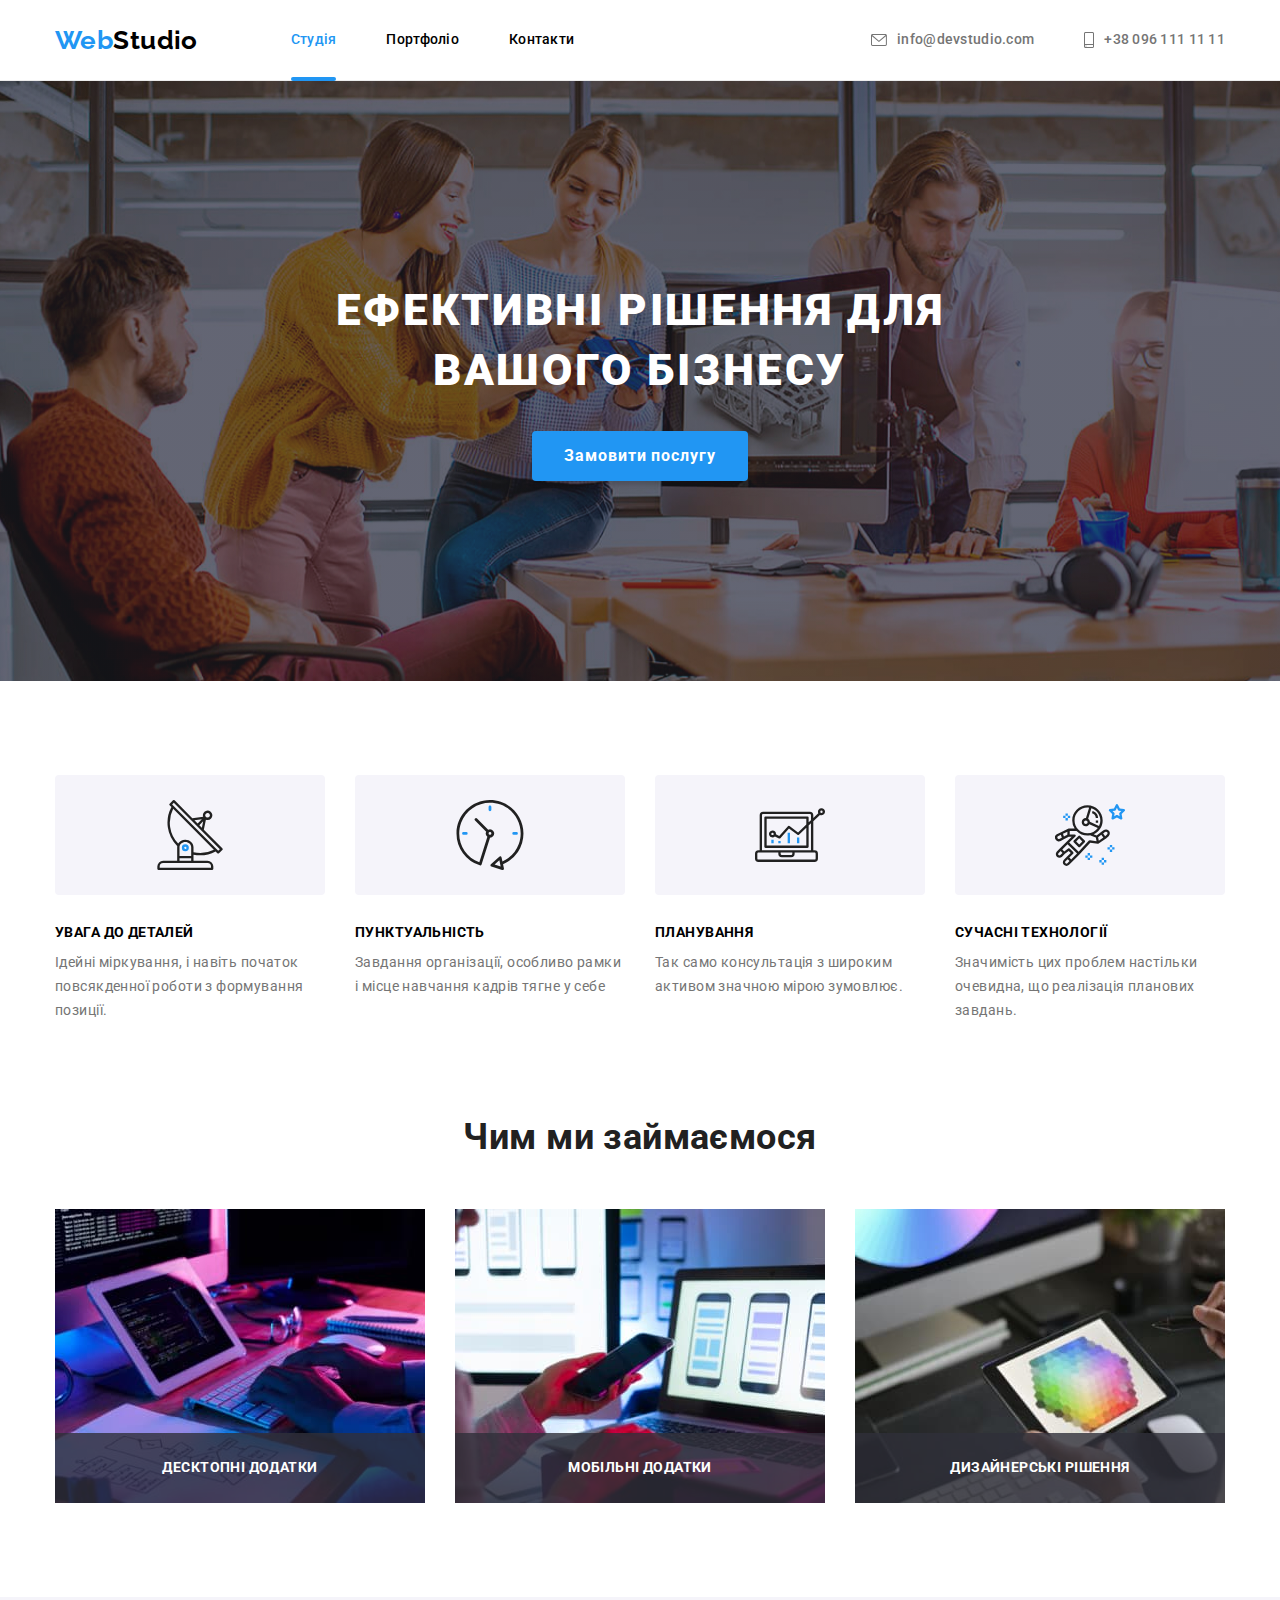
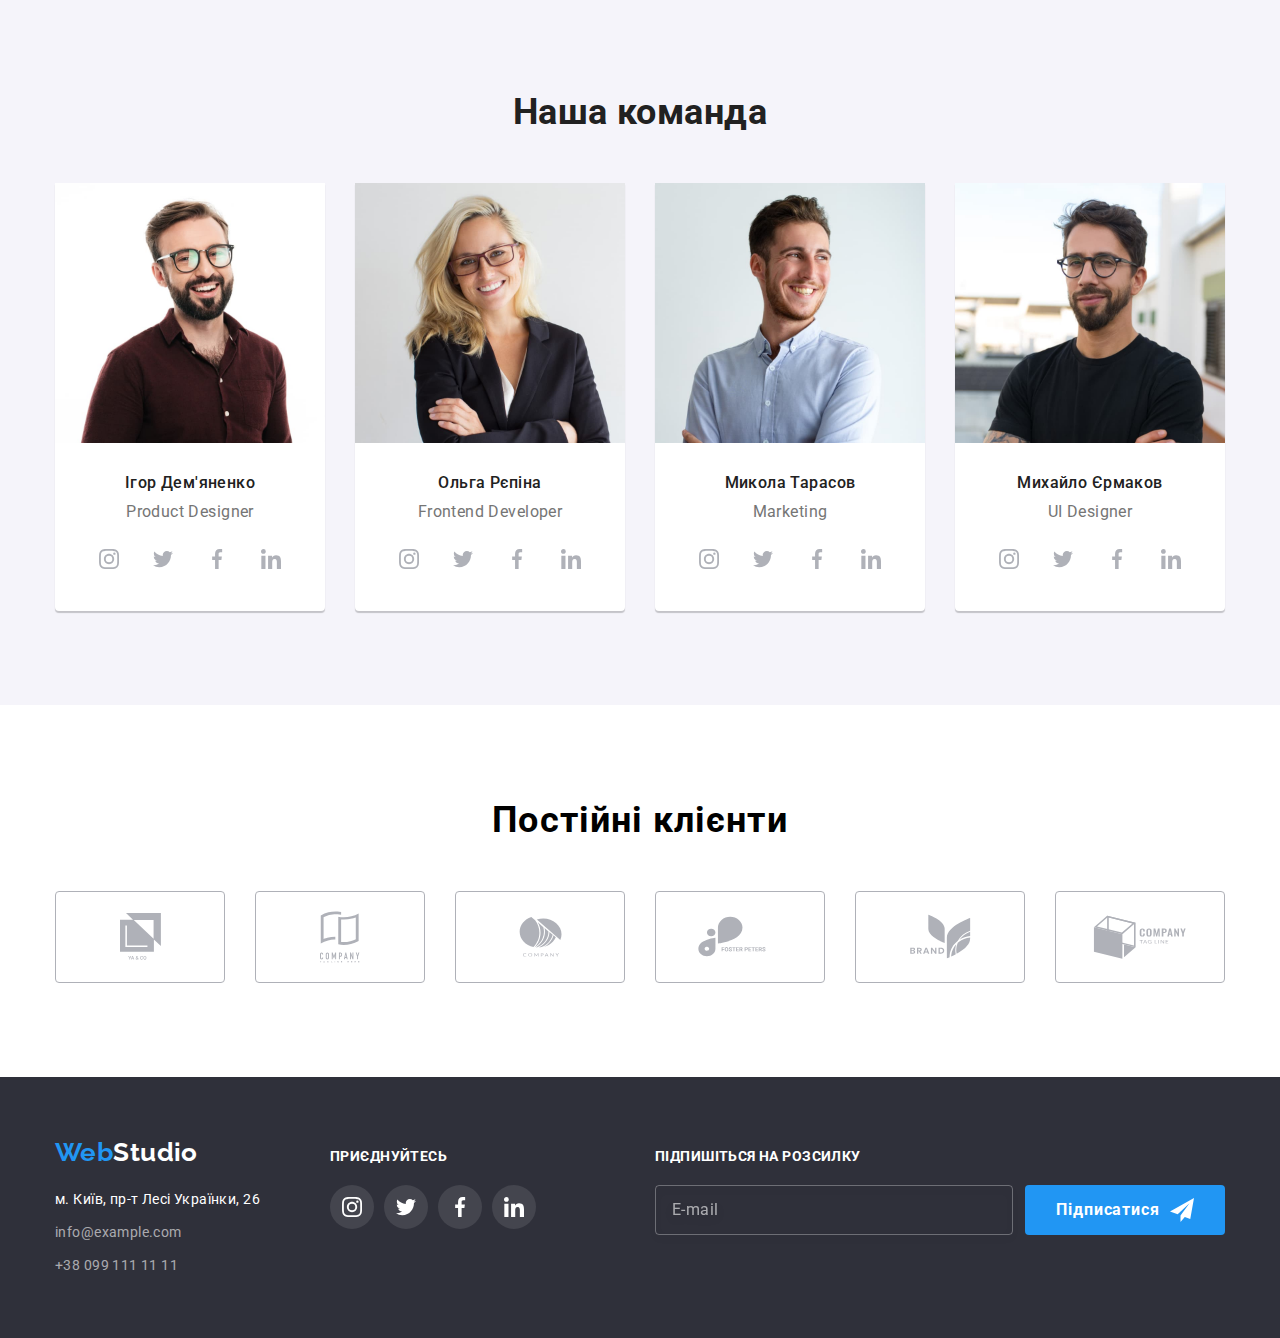
<file: index.html>
<!DOCTYPE html>
<html lang="uk">
  <head>
    <meta charset="UTF-8" />
    <meta http-equiv="X-UA-Compatible" content="IE=edge" />
    <meta name="viewport" content="width=device-width, initial-scale=1.0" />
    <link rel="preconnect" href="https://fonts.googleapis.com" />
    <link rel="preconnect" href="https://fonts.gstatic.com" crossorigin />
    <link
      href="https://fonts.googleapis.com/css2?family=Raleway:wght@700&family=Roboto:wght@400;500;700;900&display=swap"
      rel="stylesheet"
    />
    <link
      rel="stylesheet"
      href="https://cdnjs.cloudflare.com/ajax/libs/modern-normalize/1.0.0/modern-normalize.min.css"
    />
    <link rel="stylesheet" href="./css/main.min.css" />
    <title>Main</title>
  </head>
  <body class="body">
    <!--Шапка сайту-->

    <!-- !!!!!!!! Переделываем БЛОК по БЭМ !!!!!!!!! -->

    <header class="header">
      <div class="header__container conteiner">
        <nav class="header__nav">
          <a class="header__link-logo" href="./index.html" lang="en">
            <span class="header__logo-web">Web</span
            ><span class="header__logo-studio">Studio</span></a
          >
          <ul class="header__menu-nav">
            <li class="header__item-nav">
              <a class="header__link-nav current" href="./index.html"> Студія </a>
            </li>
            <li class="header__item-nav">
              <a class="header__link-nav" href="./portfolio.html"> Портфоліо </a>
            </li>
            <li class="header__item-nav">
              <a class="header__link-nav" href=""> Контакти </a>
            </li>
          </ul>
        </nav>
        <ul class="header__menu-contacts">
          <li class="header__item-contacts">
            <a
              class="header__link-contacts"
              href="mailto:info@devstudio.com"
              lang="en"
              >
              <svg class="header__icon" width="16" height="12">
                <use href="./img/svg/icons.svg#icon-envelope"></use>
              </svg>
              info@devstudio.com
            </a>
          </li>
          <li class="header__item-contacts">
            <a class="header__link-contacts" href="tel:+380961111111"
              >
              <svg class="header__icon" width="10" height="16">
                <use href="./img/svg/icons.svg#icon-smartphone"></use>
              </svg>
              +38 096 111 11 11</a
            >
          </li>
        </ul>
      </div>
    </header>
    <!--Далі іде блок меін-->
    <main>
      <!--Перша секція "замовити послугу"-->
      <section class="try-us-hero">
        <div class="conteiner tryheader">
          <h1 class="hero-header-class">
            Ефективні рішення для вашого бізнесу
          </h1>

          <!-- МОДАЛКА НАЧАЛО -->
          <button data-modal-open type="button" class="try-button">Замовити послугу</button>

            <div class="backdrop is-hidden" data-modal>
              <div class="modal">
                <!-- НАПОЛНЕНИЕ МОДАЛКИ -->
                <button data-modal-close class="close-try-button">
                  <svg class="icon-modalcls" width="30" height="30">
                    <use href="./img/svg/icons.svg#icon-modalcls"></use>
                  </svg>
                </button>
                <p class="modal-text">Залиште свої дані, ми вам передзвонимо</p>
                <form action="#" class="modal-form">
                  <!-- Поле имя -->
                  <div class="modal-field">
                    <label for="name">Ім'я</label>
                    <div class="name-wrap">
                      <input type="text" name="user-name" id="name" class="modal-type-input">
                      <svg class="modal-svg" width="18" height="18">
                        <use href="./img/svg/icons.svg#icon-person-modal"></use>
                      </svg>
                    </div>
                  </div>
                  <!-- Поле почта -->
                  <div class="modal-field">
                    <label for="tel">Телефон</label>
                    <div class="name-wrap">
                      <input type="tel" name="user-tel" id="tel" class="modal-type-input">
                      <svg class="modal-svg" width="18" height="18">
                        <use href="./img/svg/icons.svg#icon-phone-modal"></use>
                      </svg>
                    </div>
                  </div>
                  <!-- Поле телефон -->
                  <div class="modal-field">
                    <label for="email">Пошта</label>
                    <div class="name-wrap">
                      <input type="email" name="user-email" id="email" class="modal-type-input">
                      <svg class="modal-svg" width="18" height="18">
                        <use href="./img/svg/icons.svg#icon-email-modal"></use>
                      </svg>
                    </div>
                  </div>
                  <!-- Поле комментарий -->
                  <div class="modal-field">
                    <label for="comment">Коментар</label>
                    <textarea class="user-comment" name="user-comment" placeholder="Введіть текст" id="comment" ></textarea>
                  </div>
                    <!-- Начало CHECKBOX -->
                  <div class="check-box">
                    <input type="checkbox" name="checkbox" id="checkbox" class="check-input">
                      <label for="checkbox" class="check-discription">
                        <!-- icon span start -->
                        <span class="check-icon-wraper">
                          <svg class="check-icon">
                            <use href="./img/svg/icons.svg#icon-icon-check"></use>
                          </svg>
                        </span>
                        <!-- icon span end -->
                        <!-- text span start -->
                        <span class="check-text">Погоджуюся з розсилкою та приймаю</span>
                        <!-- text span end -->
                        <!-- link span start -->
                        <span class="check-link-wraper">
                          <a href="./index.html" class="check-link">Умови договору</a>
                        </span>
                        <!-- link span end -->
                      </label>
                  </div>
                  <!-- Конец CHECKBOX -->
                  <button type="submit" class="submit-modal-button">Відправити</button>
                </form>
              </div>
            </div>
          <!-- МОДАЛКА КОНЕЦ -->
        </div>
      </section>
      <!--Друга секція "наші переваги"-->
      <section class="bests section">
        <div class="conteiner">
          <h2 hidden>Наші переваги</h2>
          <ul class="menu-strong">
            <li class="bests-list">
              <div class="icon-bests">
                <svg class="pictures-icon" width="70" height="70">
                  <use href="./img/svg/icons.svg#icon-antenna">
                  </use>
                </svg>
              </div>
              <h3 class="list-strong-item">Увага до деталей</h3>
              <p class="text-strong-item">
                Ідейні міркування, і навіть початок повсякденної роботи з
                формування позиції.
              </p>
            </li>
            <li class="bests-list">
              <div class="icon-bests">
                <svg class="pictures-icon" width="70" height="70">
                  <use href="./img/svg/icons.svg#icon-clock">
                  </use>
                </svg>
              </div>
              <h3 class="list-strong-item">Пунктуальність</h3>
              <p class="text-strong-item">
                Завдання організації, особливо рамки і місце навчання кадрів
                тягне у себе
              </p>
            </li>
            <li class="bests-list">
              <div class="icon-bests">
                <svg class="pictures-icon" width="70" height="70">
                  <use href="./img/svg/icons.svg#icon-diagram">
                  </use>
                </svg>
              </div>
              <h3 class="list-strong-item">Планування</h3>
              <p class="text-strong-item">
                Так само консультація з широким активом значною мірою зумовлює.
              </p>
            </li>
            <li class="bests-list">
              <div class="icon-bests">
                <svg class="pictures-icon" width="70" height="70">
                  <use href="./img/svg/icons.svg#icon-astronaut">
                  </use>
                </svg>
              </div>
              <h3 class="list-strong-item">Сучасні технології</h3>
              <p class="text-strong-item">
                Значимість цих проблем настільки очевидна, що реалізація
                планових завдань.
              </p>
            </li>
          </ul>
        </div>
      </section>
      <!--Третя секція "Чим ми займаємось"-->
      <section class="works section-portfolio">
        <div class="conteiner">
          <h2 class="text-portfolio-mail">Чим ми займаємося</h2>
          <ul class="menu-portfolio">
            <li class="menu-portfolio-list">
              <div class="menu-portfolio-box">
                <img
                src="./img/Portfolio/coding.jpg"
                alt="розробка"
                width="370"
                height="294"
              />
                <p class="portfolio-options">
                  Десктопні додатки
                </p>
              </div>
            </li>
            <li class="menu-portfolio-list">
              <div class="menu-portfolio-box">
                <img
                src="./img/Portfolio/mobile.jpg"
                alt="мобіліті"
                width="370"
                height="294"
              />
                <p class="portfolio-options">
                  Мобільні додатки
                </p>
                </div>
            </li>
            <li class="menu-portfolio-list">
              <div class="menu-portfolio-box">
                <img
                src="./img/Portfolio/graphic.jpg"
                alt="графіка"
                width="370"
                height="294"
              />
                <p class="portfolio-options">
                  Дизайнерські рішення
                </p>
              </div>
            </li>
          </ul>
        </div>
      </section>
      <!--Четверт секція "Наша команда"-->
      <section class="team section">
        <div class="conteiner">
          <h2 class="text-portfolio-mail teamcolor">Наша команда</h2>
          <ul class="team-menu">
            <li class="team-members">
              <img
                class="teampicture"
                src="./img/Team/demyanenko.jpg"
                alt="demyanenko"
                width="270"
                height="260"
              />
              <div class="team-discription">
                <h3 class="team-name">Ігор Дем'яненко</h3>
                <p lang="en" class="team-profession">Product Designer</p>
                <ul class="social-items">
                  <li class="social-items-links">
                    <a href="" class="social-link-push">
                    <svg class="social-links" width="20" height="20">
                      <use href="./img/svg/icons.svg#icon-instagram"></use>
                    </svg>
                    </a>
                  </li>
                  <li class="social-items-links">
                    <a href="" class="social-link-push">
                    <svg class="social-links" width="20" height="20">
                      <use href="./img/svg/icons.svg#icon-twitter"></use>
                    </svg>
                    </a>
                  </li>
                  <li class="social-items-links">
                    <a href="" class="social-link-push">
                    <svg class="social-links" width="20" height="20">
                      <use href="./img/svg/icons.svg#icon-facebook"></use>
                    </svg>
                    </a>
                  </li>
                  <li class="social-items-links">
                    <a href="" class="social-link-push">
                    <svg class="social-links" width="20" height="20">
                      <use href="./img/svg/icons.svg#icon-linkedin"></use>
                    </svg>
                    </a>
                  </li>
                </ul>
              </div>
            </li>
            <li class="team-members">
              <img
                class="teampicture"
                src="./img/Team/repina.jpg"
                alt="repina"
                width="270"
                height="260"
              />
              <div class="team-discription">
                <h3 class="team-name">Ольга Рєпіна</h3>
                <p lang="en" class="team-profession">Frontend Developer</p>
                <ul class="social-items">
                  <li class="social-items-links">
                    <a href="" class="social-link-push">
                    <svg class="social-links" width="20" height="20">
                      <use href="./img/svg/icons.svg#icon-instagram"></use>
                    </svg>
                    </a>
                  </li>
                  <li class="social-items-links">
                    <a href="" class="social-link-push">
                    <svg class="social-links" width="20" height="20">
                      <use href="./img/svg/icons.svg#icon-twitter"></use>
                    </svg>
                    </a>
                  </li>
                  <li class="social-items-links">
                    <a href="" class="social-link-push">
                    <svg class="social-links" width="20" height="20">
                      <use href="./img/svg/icons.svg#icon-facebook"></use>
                    </svg>
                    </a>
                  </li>
                  <li class="social-items-links">
                    <a href="" class="social-link-push">
                    <svg class="social-links" width="20" height="20">
                      <use href="./img/svg/icons.svg#icon-linkedin"></use>
                    </svg>
                    </a>
                  </li>
                </ul>
              </div>
            </li>
            <li class="team-members">
              <img
                class="teampicture"
                src="./img/Team/tarasov.jpg"
                alt="tarasov"
                width="270"
                height="260"
              />
            <div class="team-discription">
              <h3 class="team-name">Микола Тарасов</h3>
              <p lang="en" class="team-profession">Marketing</p>
              <ul class="social-items">
                <li class="social-items-links">
                  <a href="" class="social-link-push">
                  <svg class="social-links" width="20" height="20">
                    <use href="./img/svg/icons.svg#icon-instagram"></use>
                  </svg>
                  </a>
                </li>
                <li class="social-items-links">
                  <a href="" class="social-link-push">
                  <svg class="social-links" width="20" height="20">
                    <use href="./img/svg/icons.svg#icon-twitter"></use>
                  </svg>
                  </a>
                </li>
                <li class="social-items-links">
                  <a href="" class="social-link-push">
                  <svg class="social-links" width="20" height="20">
                    <use href="./img/svg/icons.svg#icon-facebook"></use>
                  </svg>
                  </a>
                </li>
                <li class="social-items-links">
                  <a href="" class="social-link-push">
                  <svg class="social-links" width="20" height="20">
                    <use href="./img/svg/icons.svg#icon-linkedin"></use>
                  </svg>
                  </a>
                </li>
              </ul>
            </div>
            </li>
            <li class="team-members">
              <img
                class="teampicture"
                src="./img/Team/ermakov.jpg"
                alt="ermakov"
                width="270"
                height="260"
              />
            <div class="team-discription">
              <h3 class="team-name">Михайло Єрмаков</h3>
              <p lang="en" class="team-profession">UI Designer</p>
              <ul class="social-items">
                <li class="social-items-links">
                  <a href="" class="social-link-push">
                  <svg class="social-links" width="20" height="20">
                    <use href="./img/svg/icons.svg#icon-instagram"></use>
                  </svg>
                  </a>
                </li>
                <li class="social-items-links">
                  <a href="" class="social-link-push">
                  <svg class="social-links" width="20" height="20">
                    <use href="./img/svg/icons.svg#icon-twitter"></use>
                  </svg>
                  </a>
                </li>
                <li class="social-items-links">
                  <a href="" class="social-link-push">
                  <svg class="social-links" width="20" height="20">
                    <use href="./img/svg/icons.svg#icon-facebook"></use>
                  </svg>
                  </a>
                </li>
                <li class="social-items-links">
                  <a href="" class="social-link-push">
                  <svg class="social-links" width="20" height="20">
                    <use href="./img/svg/icons.svg#icon-linkedin"></use>
                  </svg>
                  </a>
                </li>
              </ul>
            </div>
            </li>
          </ul>
        </div>
      </section>
    </main>
      <!-- NEW SECTION HW4 Clints -->
    <section class="clients">
      <div class="conteiner">
        <h2 class="text-clients">Постійні клієнти</h2>
        <ul class="item-clients">
          <li class="list-clients">
            <a href="" class="link-clients">
              <svg class="logo-clients" width="41" height="47">
                <use href="./img/svg/icons.svg#icon-yaco"></use>
              </svg>
            </a>
          </li>
          <li class="list-clients">
            <a href="" class="link-clients">
              <svg class="logo-clients" width="40" height="52">
                <use href="./img/svg/icons.svg#icon-companywindows"></use>
              </svg>
            </a>
          </li>
          <li class="list-clients">
            <a href="" class="link-clients">
              <svg class="logo-clients" width="43" height="41">
                <use href="./img/svg/icons.svg#icon-company"></use>
              </svg>
            </a>
          </li>
          <li class="list-clients">
            <a href="" class="link-clients">
              <svg class="logo-clients" width="84" height="41">
                <use href="./img/svg/icons.svg#icon-fosterpetters"></use>
              </svg>
            </a>
          </li>
          <li class="list-clients">
            <a href="" class="link-clients">
              <svg class="logo-clients" width="63" height="45">
                <use href="./img/svg/icons.svg#icon-brand"></use>
              </svg>
            </a>
          </li>
          <li class="list-clients">
            <a href="" class="link-clients">
              <svg class="logo-clients" width="94" height="44">
                <use href="./img/svg/icons.svg#icon-tagline"></use>
              </svg>
            </a>
          </li>
        </ul>
      </div>
    </section>


    <!--Далі йдемо до підвалу-->
    
    <!-- !!!!!!!!!!!   FOOTER ПЕРЕПИСЫВАЕМ ЧЕРЕЗ БЭМ   !!!!!!!!!!!!!!!!!! -->

    <footer class="footer">
      <div class="footer__wraper conteiner ">
        <div class="footer__contacts">
          <a class="footer__logo" href="/." lang="en">
            <span class="footer__logo-web">Web</span
            ><span class="footer__logo-studio header__logo-studio">Studio</span>
          </a>
          <address class="footer__adress">
            <ul class="footer__list-adress">
              <li class="footer__item-adress">
                <a
                  class="footer__link-adress mailto"
                  href="https://goo.gl/maps/aKqt5xky7KFVWU1r5"
                  target="_blank"
                  rel="noopener noreferrer"
                  >м. Київ, пр-т Лесі Українки, 26</a
                >
              </li>
              <li class="footer__item-adress">
                <a class="footer__link-adress" href="mailto:info@example.com"
                  >info@example.com</a
                >
              </li>
              <li class="footer__item-adress">
                <a class="footer__link-adress" href="tel:+380991111111"
                  >+38 099 111 11 11</a
                >
              </li>
            </ul>
          </address>
        </div>
        <div class="footer__add">
          <p class="footer__text-add">приєднуйтесь</p>
          <ul class="footer__list-add">
            <li class="footer__item-add">
              <a href="" class="footer__link-add">
                <svg class="footer__icon-add" width="20" height="20">
                  <use href="./img/svg/icons.svg#icon-instagram"></use>
                </svg>
              </a>
            </li>
            <li class="footer__item-add">
              <a href="" class="footer__link-add">
                <svg class="footer__icon-add" width="20" height="20">
                  <use href="./img/svg/icons.svg#icon-twitter"></use>
                </svg>
              </a>
            </li>
            <li class="footer__item-add">
              <a href="" class="footer__link-add">
                <svg class="footer__icon-add" width="20" height="20">
                  <use href="./img/svg/icons.svg#icon-facebook"></use>
                </svg>
              </a>
            </li>
            <li class="footer__item-add">
              <a href="" class="footer__link-add">
                <svg class="footer__icon-add" width="20" height="20">
                  <use href="./img/svg/icons.svg#icon-linkedin"></use>
                </svg>
              </a>
            </li>
          </ul>
        </div>
        <!-- NEW DIV From HW6 Sign Us -->
        <div class="footer__sign">
            <p class="footer__text-sign">Підпишіться на розсилку</p>
            <form action="#" class="footer__form">
              <input type="email" name="email" placeholder="E-mail" class="footer__input">
              <button type="submit" class="footer__btn">
                Підписатися
                <svg class="sign-icon" width="24" height="24">
                  <use href="./img/svg/icons.svg#icon-icon-send"></use>
                </svg>
              </button>
            </form>
        </div>
        <!-- END OF NEW DIV From HW6 Sign Us -->
      </div>
    </footer>
    <script src="./js/modal.js"></script>
  </body>
</html>
</file>
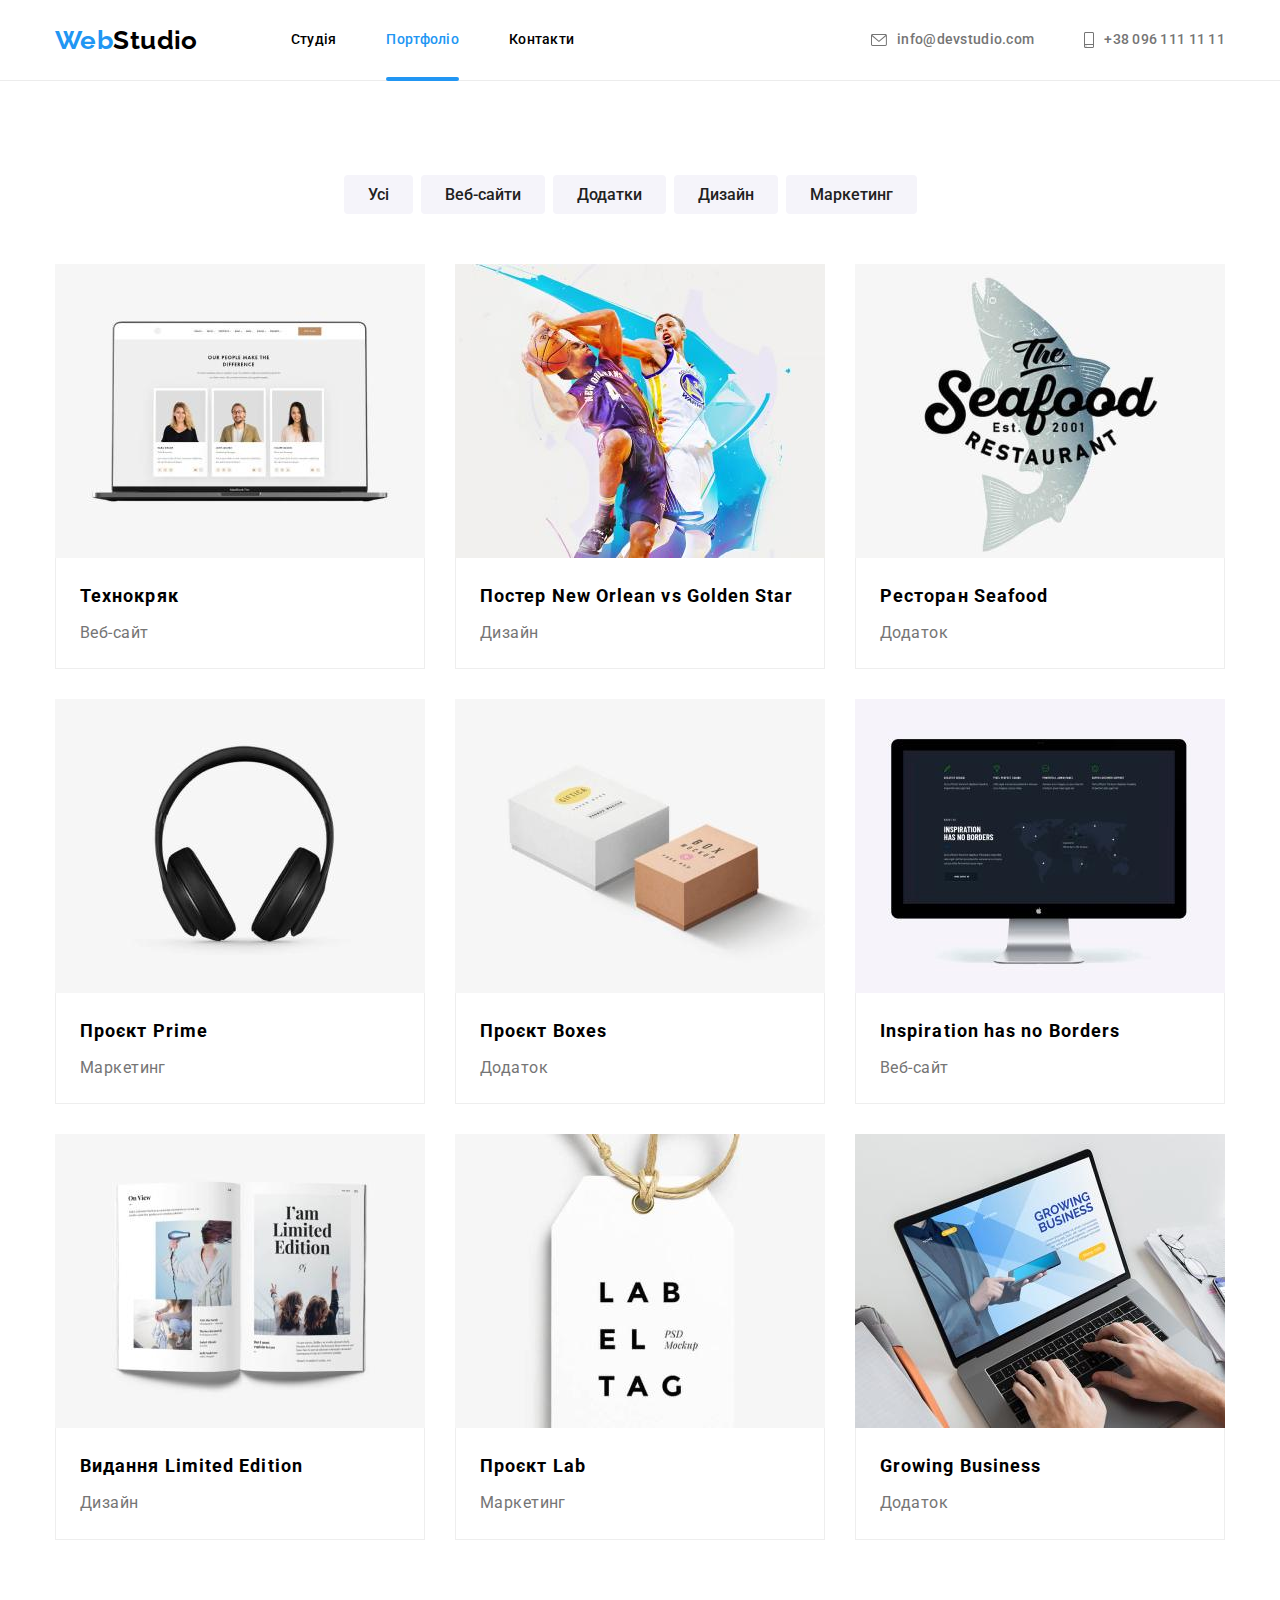
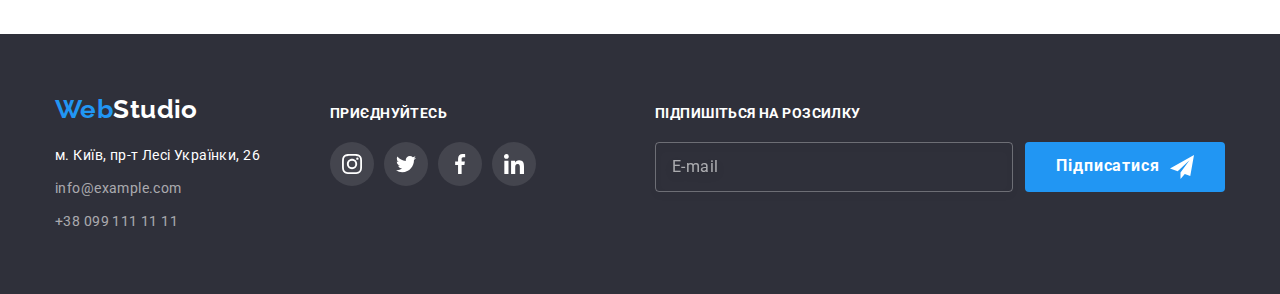
<file: portfolio.html>
<!DOCTYPE html>
<html lang="uk">
  <head>
    <meta charset="UTF-8" />
    <meta http-equiv="X-UA-Compatible" content="IE=edge" />
    <meta name="viewport" content="width=device-width, initial-scale=1.0" />
    <link rel="preconnect" href="https://fonts.googleapis.com" />
    <link rel="preconnect" href="https://fonts.gstatic.com" crossorigin />
    <link
      href="https://fonts.googleapis.com/css2?family=Raleway:wght@700&family=Roboto:wght@400;500;700;900&display=swap"
      rel="stylesheet"
    />
    <link
      rel="stylesheet"
      href="https://cdnjs.cloudflare.com/ajax/libs/modern-normalize/1.0.0/modern-normalize.min.css"
    />
    <link rel="stylesheet" href="./css/main.min.css" />
    <title>Portfolio</title>
  </head>
  <body class="body">
    <!--Header-->
    <header class="header">
      <div class="header__container conteiner">
        <nav class="header__nav">
          <a class="header__link-logo" href="./index.html" lang="en">
            <span class="header__logo-web">Web</span
            ><span class="header__logo-studio">Studio</span></a
          >
          <ul class="header__menu-nav">
            <li class="header__item-nav">
              <a class="header__link-nav" href="./index.html"> Студія </a>
            </li>
            <li class="header__item-nav">
              <a class="header__link-nav current" href="./portfolio.html"> Портфоліо </a>
            </li>
            <li class="header__item-nav">
              <a class="header__link-nav" href=""> Контакти </a>
            </li>
          </ul>
        </nav>
        <ul class="header__menu-contacts">
          <li class="header__item-contacts">
            <a
              class="header__link-contacts"
              href="mailto:info@devstudio.com"
              lang="en"
              >
              <svg class="header__icon" width="16" height="12">
                <use href="./img/svg/icons.svg#icon-envelope"></use>
              </svg>
              info@devstudio.com
            </a>
          </li>
          <li class="header__item-contacts">
            <a class="header__link-contacts" href="tel:+380961111111"
              >
              <svg class="header__icon" width="10" height="16">
                <use href="./img/svg/icons.svg#icon-smartphone"></use>
              </svg>
              +38 096 111 11 11</a
            >
          </li>
        </ul>
      </div>
    </header>
    <!--Main-->
    <main>
      <!--UL з кнопками-->
      <section class="main-section">
        <div class="conteiner">
          <h1 hidden>Large section</h1>
          <ul class="buttons-menu">
            <li><button type="button" class="button-portfolio">Усі</button></li>
            <li>
              <button type="button" class="button-portfolio">Веб-сайти</button>
            </li>
            <li>
              <button type="button" class="button-portfolio">Додатки</button>
            </li>
            <li>
              <button type="button" class="button-portfolio">Дизайн</button>
            </li>
            <li>
              <button type="button" class="button-portfolio last">
                Маркетинг
              </button>
            </li>
          </ul>
          <!--UL з картинками-->
          <ul class="pictures-list">
            <li class="lists-blocks">
              <a class="link-blocks">
                <div class="overlay-relativ">
                <img
                  src="./img/Pageportfolio/mac.jpg"
                  alt="Макбук"
                  width="370"
                  height="294"
                />
                <p class="text-overlay-portfolio">Ресурс пропонує комплексні пропозиції з різним рівнем функціоналу та сервісів. Все це дозволить відвідувачу отримати вичерпні відомості про компанію чи приватну особу.</p>
                </div>
                <div class="options-discription">
                  <h2 class="name-picture-section">Технокряк</h2>
                  <p class="caption-picture-section">Веб-сайт</p>
                </div>
              </a>  
            </li>
            <li class="lists-blocks">
              <a class="link-blocks">
                <div class="overlay-relativ">
                <img
                  src="./img/Pageportfolio/basketball.jpg"
                  alt="Баскетбол"
                  width="370"
                  height="294"
                />
                <p class="text-overlay-portfolio">Ресурс пропонує комплексні пропозиції з різним рівнем функціоналу та сервісів. Все це дозволить відвідувачу отримати вичерпні відомості про компанію чи приватну особу.</p>
                </div>
                <div class="options-discription">
                  <h2 class="name-picture-section">
                    Постер <span lang="en">New Orlean vs Golden Star</span>
                  </h2>
                  <p class="caption-picture-section">Дизайн</p>
                </div>
              </a>  
            </li>
            <li class="lists-blocks">
              <a class="link-blocks">
                <div class="overlay-relativ">
                <img
                  src="./img/Pageportfolio/fish.jpg"
                  alt="Рибамоя"
                  width="370"
                  height="294"
                />
                <p class="text-overlay-portfolio">Ресурс пропонує комплексні пропозиції з різним рівнем функціоналу та сервісів. Все це дозволить відвідувачу отримати вичерпні відомості про компанію чи приватну особу.</p>
                </div>
                <div class="options-discription">
                  <h2 class="name-picture-section">
                    Ресторан <span lang="en">Seafood</span>
                  </h2>
                  <p class="caption-picture-section">Додаток</p>
                </div>
              </a>  
            </li>
            <li class="lists-blocks">
              <a class="link-blocks">
                <div class="overlay-relativ">
                <img
                  src="./img/Pageportfolio/headphone.jpg"
                  alt="навушники"
                  width="370"
                  height="294"
                />
                <p class="text-overlay-portfolio">Ресурс пропонує комплексні пропозиції з різним рівнем функціоналу та сервісів. Все це дозволить відвідувачу отримати вичерпні відомості про компанію чи приватну особу.</p>
                </div>
                <div class="options-discription">
                  <h2 class="name-picture-section">
                    Проєкт <span lang="en">Prime</span>
                  </h2>
                  <p class="caption-picture-section">Маркетинг</p>
                </div>
              </a>  
            </li>
            <li class="lists-blocks">
              <a class="link-blocks">
                <div class="overlay-relativ">
                <img
                  src="img/Pageportfolio/box.jpg"
                  alt="Коробки"
                  width="370"
                  height="294"
                />
                <p class="text-overlay-portfolio">Ресурс пропонує комплексні пропозиції з різним рівнем функціоналу та сервісів. Все це дозволить відвідувачу отримати вичерпні відомості про компанію чи приватну особу.</p>
                </div>
                <div class="options-discription">
                  <h2 class="name-picture-section">
                    Проєкт <span lang="en">Boxes</span>
                  </h2>
                  <p class="caption-picture-section">Додаток</p>
                </div>
              </a>  
            </li>
            <li class="lists-blocks">
              <a class="link-blocks">
                <div class="overlay-relativ">
                <img
                  src="./img/Pageportfolio/monitor.jpg"
                  alt="Монітор"
                  width="370"
                  height="294"
                />
                <p class="text-overlay-portfolio">Ресурс пропонує комплексні пропозиції з різним рівнем функціоналу та сервісів. Все це дозволить відвідувачу отримати вичерпні відомості про компанію чи приватну особу.</p>
                </div>
                <div class="options-discription">
                  <h2 class="name-picture-section">
                    <span lang="en">Inspiration has no Borders</span>
                  </h2>
                  <p class="caption-picture-section">Веб-сайт</p>
                </div>
              </a>  
            </li>
            <li class="lists-blocks">
              <a class="link-blocks">
                <div class="overlay-relativ">
                <img
                  src="./img/Pageportfolio/journal.jpg"
                  alt="Журнал"
                  width="370"
                  height="294"
                />
                <p class="text-overlay-portfolio">Ресурс пропонує комплексні пропозиції з різним рівнем функціоналу та сервісів. Все це дозволить відвідувачу отримати вичерпні відомості про компанію чи приватну особу.</p>
                </div>
                <div class="options-discription">
                  <h2 class="name-picture-section">
                    Видання <span lang="en">Limited Edition</span>
                  </h2>
                  <p class="caption-picture-section">Дизайн</p>
                </div>
              </a>  
            </li>
            <li class="lists-blocks">
              <a class="link-blocks">
                <div class="overlay-relativ">
                <img
                  src="./img/Pageportfolio/birka.jpg"
                  alt="Бірка"
                  width="370"
                  height="294"
                />
                <p class="text-overlay-portfolio">Ресурс пропонує комплексні пропозиції з різним рівнем функціоналу та сервісів. Все це дозволить відвідувачу отримати вичерпні відомості про компанію чи приватну особу.</p>
                </div>
                <div class="options-discription">
                  <h2 class="name-picture-section">
                    Проєкт <span lang="en">Lab</span>
                  </h2>
                  <p class="caption-picture-section">Маркетинг</p>
                </div>
              </a>  
            </li>
            <li class="lists-blocks">
              <a class="link-blocks">
                <div class="overlay-relativ">
                <img
                  src="./img/Pageportfolio/notebook.jpg"
                  alt="Ноутбук"
                  width="370"
                  height="294"
                />
                <p class="text-overlay-portfolio">Ресурс пропонує комплексні пропозиції з різним рівнем функціоналу та сервісів. Все це дозволить відвідувачу отримати вичерпні відомості про компанію чи приватну особу.</p>
                </div>
                <div class="options-discription">
                  <h2 class="name-picture-section">
                    <span lang="en">Growing Business</span>
                  </h2>
                  <p class="caption-picture-section">Додаток</p>
                </div>
              </a>  
            </li>
          </ul>
        </div>
      </section>
    </main>
    <!-- Footer  -->

    <!-- !!!!!!!!!!!   FOOTER ПЕРЕПИСЫВАЕМ ЧЕРЕЗ БЭМ   !!!!!!!!!!!!!!!!!! -->

    <footer class="footer">
      <div class="footer__wraper conteiner ">
        <div class="footer__contacts">
          <a class="footer__logo" href="/." lang="en">
            <span class="footer__logo-web">Web</span
            ><span class="footer__logo-studio header__logo-studio">Studio</span>
          </a>
          <address class="footer__adress">
            <ul class="footer__list-adress">
              <li class="footer__item-adress">
                <a
                  class="footer__link-adress mailto"
                  href="https://goo.gl/maps/aKqt5xky7KFVWU1r5"
                  target="_blank"
                  rel="noopener noreferrer"
                  >м. Київ, пр-т Лесі Українки, 26</a
                >
              </li>
              <li class="footer__item-adress">
                <a class="footer__link-adress" href="mailto:info@example.com"
                  >info@example.com</a
                >
              </li>
              <li class="footer__item-adress">
                <a class="footer__link-adress" href="tel:+380991111111"
                  >+38 099 111 11 11</a
                >
              </li>
            </ul>
          </address>
        </div>
        <div class="footer__add">
          <p class="footer__text-add">приєднуйтесь</p>
          <ul class="footer__list-add">
            <li class="footer__item-add">
              <a href="" class="footer__link-add">
                <svg class="footer__icon-add" width="20" height="20">
                  <use href="./img/svg/icons.svg#icon-instagram"></use>
                </svg>
              </a>
            </li>
            <li class="footer__item-add">
              <a href="" class="footer__link-add">
                <svg class="footer__icon-add" width="20" height="20">
                  <use href="./img/svg/icons.svg#icon-twitter"></use>
                </svg>
              </a>
            </li>
            <li class="footer__item-add">
              <a href="" class="footer__link-add">
                <svg class="footer__icon-add" width="20" height="20">
                  <use href="./img/svg/icons.svg#icon-facebook"></use>
                </svg>
              </a>
            </li>
            <li class="footer__item-add">
              <a href="" class="footer__link-add">
                <svg class="footer__icon-add" width="20" height="20">
                  <use href="./img/svg/icons.svg#icon-linkedin"></use>
                </svg>
              </a>
            </li>
          </ul>
        </div>
        <!-- NEW DIV From HW6 Sign Us -->
        <div class="footer__sign">
            <p class="footer__text-sign">Підпишіться на розсилку</p>
            <form action="#" class="footer__form">
              <input type="email" name="email" placeholder="E-mail" class="footer__input">
              <button type="submit" class="footer__btn">
                Підписатися
                <svg class="sign-icon" width="24" height="24">
                  <use href="./img/svg/icons.svg#icon-icon-send"></use>
                </svg>
              </button>
            </form>
        </div>
        <!-- END OF NEW DIV From HW6 Sign Us -->
      </div>
    </footer>
  </body>
</html>
</file>
<file: css/main.min.css>
a{cursor:pointer;text-decoration:none}a:hover{text-decoration:none}a:visited{text-decoration:none}a:active{text-decoration:none}button{cursor:pointer}h1,h2,h3,h4,p,ul{margin:0;padding:0}img{display:block;max-width:100%;height:auto}:root{--brand-color: #000000;--gray-color: #757575;--blue-color: #2196f3;--try-button-focus: cornflowerblue;--white-color: #ffffff;--our-team-bg: #f5f4fa;--main-bg-color: #2f303a;--button-portfolio-color: #212121;--portfolio-border: #eeeeee;--header-border: #ececec;--section-second: #f5f4fa;--fill-color: #afb1b8}.body{font-family:"Roboto",sans-serif;font-size:14px;letter-spacing:.03em;font-weight:500;background-color:var(--white-color)}.section{padding-top:94px;padding-bottom:94px}.section-portfolio{padding-top:0;padding-bottom:94px}.conteiner{width:1200px;margin-left:auto;margin-right:auto;padding-left:15px;padding-right:15px}.header{border-bottom:1px solid var(--header-border)}.header__container{display:flex;align-items:center}.header__nav{display:flex;align-items:center}.header__link-logo{text-decoration:none;list-style-type:none;margin-right:93px}.header__logo-web{font-family:"Raleway";font-weight:700;font-size:26px;line-height:1.19;color:var(--blue-color);text-decoration:none}.header__logo-studio{font-family:"Raleway";font-weight:700;font-size:26px;line-height:1.19;color:var(--brand-color)}.header__menu-nav{list-style-type:none;display:flex}.header__item-nav:not(:last-child){margin-right:50px}.header__link-nav{position:relative;display:block;line-height:1.14;letter-spacing:.02em;color:var(--brand-color);padding-top:32px;padding-bottom:32px;transition:color 250ms cubic-bezier(0.4, 0, 0.2, 1)}.header__link-nav:focus,.header__link-nav:hover{color:var(--blue-color)}.header__link-nav.current::after{content:"";display:block;margin-bottom:-1px;border-radius:2px;bottom:0;position:absolute;width:100%;height:4px;background-color:var(--blue-color);opacity:1;transition:color 250ms cubic-bezier(0.4, 0, 0.2, 1)}.header__menu-contacts{display:flex;align-items:center;margin-left:auto;list-style-type:none}.header__item-contacts:not(:first-child){margin-left:50px}.header__icon{box-sizing:border-box;fill:currentColor;margin-right:10px;margin-bottom:0}.header__link-contacts{display:flex;align-items:center;line-height:1.14;letter-spacing:.02em;color:var(--gray-color);transition:color 250ms cubic-bezier(0.4, 0, 0.2, 1)}.header__link-contacts:focus,.header__link-contacts:hover,.header__icon:hover,.header__icon:focus{color:var(--blue-color)}.current{color:var(--blue-color)}.try-us-hero{padding-top:200px;padding-bottom:200px;max-width:1600px;margin-left:auto;margin-right:auto;background-size:cover;background-image:linear-gradient(rgba(47, 48, 58, 0.4), rgba(47, 48, 58, 0.4)),url(../img/HW4/heroimg.jpg);background-color:var(--button-portfolio-color)}.hero-header-class{margin-left:235px;margin-right:235px;margin-top:0;margin-bottom:30px;font-weight:900;font-size:44px;line-height:1.36;text-align:center;letter-spacing:.06em;color:var(--white-color);text-transform:uppercase}.try-button{display:block;margin:0 auto;padding:10px 32px 10px 32px;align-items:center;text-align:center;font-family:"Roboto";font-weight:700;font-size:16px;line-height:1.88;justify-content:center;letter-spacing:.06em;color:var(--white-color);background-color:var(--blue-color);box-shadow:0px 4px 4px rgba(0,0,0,.15);border-radius:4px;border:none;transition:color 250ms cubic-bezier(0.4, 0, 0.2, 1)}.try-button:hover,.try-button:focus{background:var(--try-button-focus)}.menu-strong{list-style-type:none;display:flex}.list-strong-item{margin-bottom:10px;font-size:14px;font-weight:700;line-height:1.14;text-transform:uppercase;color:var(--brand-color)}.bests-list{width:270px}.icon-bests{display:flex;justify-content:center;align-items:center;margin-bottom:30px;width:270px;height:120px;background-color:var(--section-second);border-radius:4px;transition:drop-shadow 250ms cubic-bezier(0.4, 0, 0.2, 1)}.icon-bests:focus,.icon-bests:hover{filter:drop-shadow(0px 4px 4px rgba(0, 0, 0, 0.25))}.bests-list:not(:last-child){margin-right:30px}.text-strong-item{font-weight:400;line-height:1.71;color:var(--gray-color)}.works{background-color:var(--white-color)}.text-portfolio-mail{margin-bottom:50px;font-style:normal;font-weight:700;font-size:36px;line-height:1.17;text-align:center;color:var(--button-portfolio-color)}.menu-portfolio{display:flex;justify-content:space-between;list-style-type:none}.menu-portfolio-box{position:relative}.portfolio-options{bottom:0;position:absolute;display:flex;align-items:center;justify-content:center;background-color:rgba(47,48,58,.8);width:100%;height:70px;font-style:normal;font-weight:700;font-size:14px;line-height:1.14;text-align:center;letter-spacing:.03em;text-transform:uppercase;color:var(--white-color)}.team{background-color:var(--our-team-bg)}.team-menu{display:flex;justify-content:space-between;list-style-type:none}.team-members{background-color:var(--white-color);box-shadow:0px 2px 1px rgba(0,0,0,.2);border-radius:0px 0px 4px 4px}.team-discription{padding-top:30px;padding-bottom:30px}.team-name{margin-bottom:10px;font-weight:500;font-size:16px;line-height:1.19;text-align:center;color:var(--button-portfolio-color)}.team-profession{margin-bottom:16px;font-weight:400;font-size:16px;line-height:1.19;text-align:center;color:var(--gray-color)}.social-items{display:flex;justify-content:center;list-style:none}.social-items-links{height:44px;width:44px}.social-items-links+.social-items-links{margin-left:10px}.social-link-push{height:100%;width:100%;border-radius:50%;display:flex;align-items:center;justify-content:center;color:#afb1b8;transition:color 250ms cubic-bezier(0.4, 0, 0.2, 1),background-color 250ms cubic-bezier(0.4, 0, 0.2, 1)}.social-link-push:hover,.social-link-push:focus{background-color:var(--blue-color);color:var(--white-color)}.social-links{fill:currentColor}.social-links:hover,.social-links:focus{fill:var(--white-color)}.clients{padding-top:94px;padding-bottom:94px}.text-clients{display:block;margin-bottom:50px;font-style:normal;font-weight:700;font-size:36px;line-height:1.17;text-align:center;letter-spacing:.03em}.item-clients{list-style:none;display:flex;justify-content:center}.list-clients{margin-right:30px;width:170px;height:92px;align-items:center;box-sizing:border-box}.list-clients:last-child{margin-right:0}.link-clients{display:flex;justify-content:center;width:170px;height:92px;justify-content:center;align-items:center;border:1px solid #afb1b8;border-radius:4px;box-sizing:border-box;transition:border-color 250ms cubic-bezier(0.4, 0, 0.2, 1)}.link-clients:hover,.link-clients:focus{border-color:var(--blue-color)}.link-clients:hover .logo-clients,.link-clients:focus .logo-clients{fill:var(--blue-color)}.logo-clients{fill:var(--fill-color);transition:fill 250ms cubic-bezier(0.4, 0, 0.2, 1)}.footer{padding-top:60px;padding-bottom:60px;background-color:var(--main-bg-color)}.footer__adress{margin-top:20px}.footer__list-adress{list-style-type:none}.footer__link-adress{font-weight:400;text-decoration:none;font-style:normal;line-height:1.71;color:rgba(255,255,255,.6);transition:color 250ms cubic-bezier(0.4, 0, 0.2, 1)}.footer__link-adress:focus,.footer__link-adress:hover{color:var(--blue-color)}.footer__item-adress:not(:last-child){margin-bottom:9px}.mailto{color:var(--white-color)}.footer__logo-web{font-family:"Raleway";font-weight:700;font-size:26px;line-height:1.19;color:var(--blue-color);text-decoration:none}.footer__logo-studio.header__logo-studio{color:var(--white-color)}.footer__wraper{display:flex;align-items:baseline}.footer__contacts{display:block}.footer__add{display:block;margin-left:70px}.footer__text-add{font-style:normal;font-weight:700;font-size:14px;line-height:1.14;text-transform:uppercase;color:var(--white-color);margin-bottom:20px}.footer__list-add{list-style:none;display:flex;justify-content:space-between}.footer__item-add{display:flex;width:44px;height:44px}.footer__item-add+.footer__item-add{margin-left:10px}.footer__link-add{display:flex;justify-content:center;align-items:center;width:100%;height:100%;border-radius:50%;background:rgba(255,255,255,.1);transition:background-color 250ms cubic-bezier(0.4, 0, 0.2, 1)}.footer__link-add:hover,.footer__link-add:focus{background-color:var(--blue-color)}.footer__icon-add{fill:var(--white-color)}.footer__sign{display:block;margin-left:auto}.footer__text-sign{display:flex;margin-bottom:20px;font-weight:700;font-size:14px;line-height:1.14;text-transform:uppercase;color:var(--white-color)}.footer__form{display:flex}.footer__input{width:358px;height:50px;background-color:inherit;border:1px solid rgba(255,255,255,.3);filter:drop-shadow(0px 4px 4px rgba(0, 0, 0, 0.15));border-radius:4px;padding:15px 16px;color:var(--white-color);margin-right:12px;transition:border-color 250ms cubic-bezier(0.4, 0, 0.2, 1)}.footer__input::-moz-placeholder{font-family:"Roboto";font-style:normal;font-weight:400;font-size:16px;line-height:1.25;display:flex;align-items:center;letter-spacing:.03em;color:rgba(255,255,255,.6)}.footer__input:-ms-input-placeholder{font-family:"Roboto";font-style:normal;font-weight:400;font-size:16px;line-height:1.25;display:flex;align-items:center;letter-spacing:.03em;color:rgba(255,255,255,.6)}.footer__input::placeholder{font-family:"Roboto";font-style:normal;font-weight:400;font-size:16px;line-height:1.25;display:flex;align-items:center;letter-spacing:.03em;color:rgba(255,255,255,.6)}.footer__input:focus,.footer__input:hover{border-color:var(--blue-color)}.footer__btn{display:flex;justify-content:center;align-items:center;width:200px;height:50px;background:var(--blue-color);border-radius:4px;border-color:rgba(0,0,0,0);font-style:normal;font-weight:700;font-size:16px;line-height:1.88;letter-spacing:.06em;color:var(--white-color)}.footer__btn:hover,.footer__btn:focus{box-shadow:0px 4px 4px rgba(0,0,0,.15)}.sign-icon{fill:var(--white-color);margin-left:10px}.main-section{background-color:var(--white-color);padding-top:94px;padding-bottom:94px}.buttons-menu{display:flex;justify-content:center;margin-right:20px;margin-bottom:50px;list-style-type:none}.button-portfolio{padding:6px 24px 6px 24px;font-style:normal;margin-right:8px;background-color:var(--our-team-bg);font-family:"Roboto";font-weight:500;font-size:16px;line-height:1.71;text-align:center;color:var(--button-portfolio-color);border-radius:4px;border:none;transition:background-color 250ms cubic-bezier(0.4, 0, 0.2, 1),color 250ms cubic-bezier(0.4, 0, 0.2, 1),box-shadow 250ms cubic-bezier(0.4, 0, 0.2, 1)}.button-portfolio:focus,.button-portfolio:hover{color:var(--white-color);background-color:var(--blue-color);box-shadow:0px 3px 1px rgba(0,0,0,.1),0px 1px 2px rgba(0,0,0,.08),0px 2px 2px rgba(0,0,0,.12);border:none}.last{margin-right:0}.lists-blocks{margin-right:30px;margin-bottom:30px}.lists-blocks:nth-child(3n){margin-right:0}.lists-blocks:nth-last-child(-n+3){margin-bottom:0}.link-blocks{display:block;transition:transform 250ms cubic-bezier(0.4, 0, 0.2, 1)}.link-blocks:hover,.link-blocks:focus{box-shadow:0px 1px 1px rgba(0,0,0,.12),0px 4px 4px rgba(0,0,0,.06),1px 4px 6px rgba(0,0,0,.16)}.link-blocks:hover .text-overlay-portfolio{transform:translateY(0)}.overlay-relativ{position:relative;overflow:hidden}.text-overlay-portfolio{position:absolute;top:0;left:0;background-color:rgba(33,150,243,.9);width:100%;height:100%;transform:translateY(101%);transition:transform 250ms cubic-bezier(0.4, 0, 0.2, 1);padding:63px 24px 63px 24px;font-style:normal;font-weight:400;font-size:18px;line-height:1.56;letter-spacing:.03em;color:var(--white-color)}.pictures-list{display:flex;flex-wrap:wrap;list-style-type:none}.options-discription{padding:20px 24px;border-right:1px solid var(--portfolio-border);border-bottom:1px solid var(--portfolio-border);border-left:1px solid var(--portfolio-border)}.name-picture-section{margin-bottom:4px;font-weight:700;font-size:18px;line-height:2;letter-spacing:.06em;color:var(--brand-color)}.caption-picture-section{font-weight:400;font-size:16px;line-height:1.88;color:var(--gray-color)}.backdrop{position:fixed;top:0;left:0;width:100%;height:100%;background:rgba(0,0,0,.2);box-shadow:0px 1px 3px rgba(0,0,0,.12),0px 1px 1px rgba(0,0,0,.14),0px 2px 1px rgba(0,0,0,.2);border-radius:4px;transition:opacity 250ms,visibility 250ms;z-index:1}.backdrop.is-hidden{visibility:hidden;opacity:0;transform:translateY(0);transition:opacity 250ms,visibility 250ms}.backdrop.is-hidden .modal{transform:scale(1.5);transition:transform 250ms}.modal{display:block;padding:40px;position:absolute;top:50%;left:50%;transform:translate(-50%, -50%);transition:transform 250ms;width:528px;min-height:581px;background-color:var(--white-color);border-radius:4px}.modal-text{margin-bottom:12px;font-family:"Roboto";font-style:normal;font-weight:700;font-size:20px;line-height:1.15;text-align:center;color:var(--brand-color)}.modal-field{display:flex;flex-direction:column;margin-bottom:10px}.modal-field:nth-child(4){margin-bottom:0}.modal-type-input{padding:12px 42px;width:100%;height:40px;border:1px solid rgba(33,33,33,.2);border-radius:4px;outline:none;transition:border-color 250ms cubic-bezier(0.4, 0, 0.2, 1)}.modal-type-input:focus{border-color:var(--blue-color)}.modal-type-input:focus+.modal-svg{fill:var(--blue-color)}.modal-svg{position:absolute;left:12px;top:50%;transform:translateY(-50%);transition:fill 250ms cubic-bezier(0.4, 0, 0.2, 1)}.modal-field label{margin-bottom:4px;font-family:"Roboto";font-style:normal;font-weight:400;font-size:12px;line-height:1.17;letter-spacing:.01em;color:var(--gray-color)}.close-try-button{position:absolute;display:flex;align-items:center;justify-content:center;top:8px;right:8px;border-radius:50%;width:30px;height:30px;background-color:rgba(0,0,0,0);border:1px solid rgba(0,0,0,.1);transition:fill 250ms cubic-bezier(0.4, 0, 0.2, 1)}.close-try-button:focus,.close-try-button:hover{fill:var(--blue-color)}.name-wrap{position:relative}.user-comment{width:100%;height:120px;margin-bottom:20px;padding-left:16px;padding-top:12px;border:1px solid rgba(33,33,33,.2);border-radius:4px;resize:none;outline:none;transition:border-color 250ms cubic-bezier(0.4, 0, 0.2, 1)}.user-comment:focus{border-color:var(--blue-color)}.user-comment::-moz-placeholder{padding-top:8px;font-weight:400;font-size:12px;line-height:1.15px;letter-spacing:.01em;color:rgba(117,117,117,.5)}.user-comment:-ms-input-placeholder{padding-top:8px;font-weight:400;font-size:12px;line-height:1.15px;letter-spacing:.01em;color:rgba(117,117,117,.5)}.user-comment::placeholder{padding-top:8px;font-weight:400;font-size:12px;line-height:1.15px;letter-spacing:.01em;color:rgba(117,117,117,.5)}.check-box{display:flex;align-items:center;justify-content:center;margin-bottom:30px}.check-input{appearance:none;-webkit-appearance:none;-moz-appearance:none}.check-input:checked+.check-discription .check-icon-wraper{background-color:var(--blue-color);border:none}.check-discription{display:flex;justify-content:center;align-items:center}.check-icon-wraper{display:flex;justify-content:center;align-items:center;border:2px solid #000;fill:var(--white-color);border-radius:4px;width:16px;height:15px;transition:background-color 250ms cubic-bezier(0.4, 0, 0.2, 1),border-color 250ms cubic-bezier(0.4, 0, 0.2, 1)}.check-text{margin-left:7px;font-family:"Roboto";font-style:normal;font-weight:400;font-size:14px;line-height:1.71;letter-spacing:.03em;color:#757575}.check-link{margin-left:4px;color:var(--blue-color);text-decoration:underline;font-style:normal;font-weight:400;font-size:14px;line-height:1.71}.submit-modal-button{display:block;margin:0 auto;width:200px;min-height:50px;color:var(--white-color);background:var(--blue-color);border-radius:4px;border:none;font-family:"Roboto";font-style:normal;font-weight:700;font-size:16px;line-height:1.88;letter-spacing:.06em;color:#fff}.submit-modal-button:hover,.submit-modal-button:focus{box-shadow:0px 4px 4px rgba(0,0,0,.15)}/*# sourceMappingURL=main.min.css.map */
</file>
